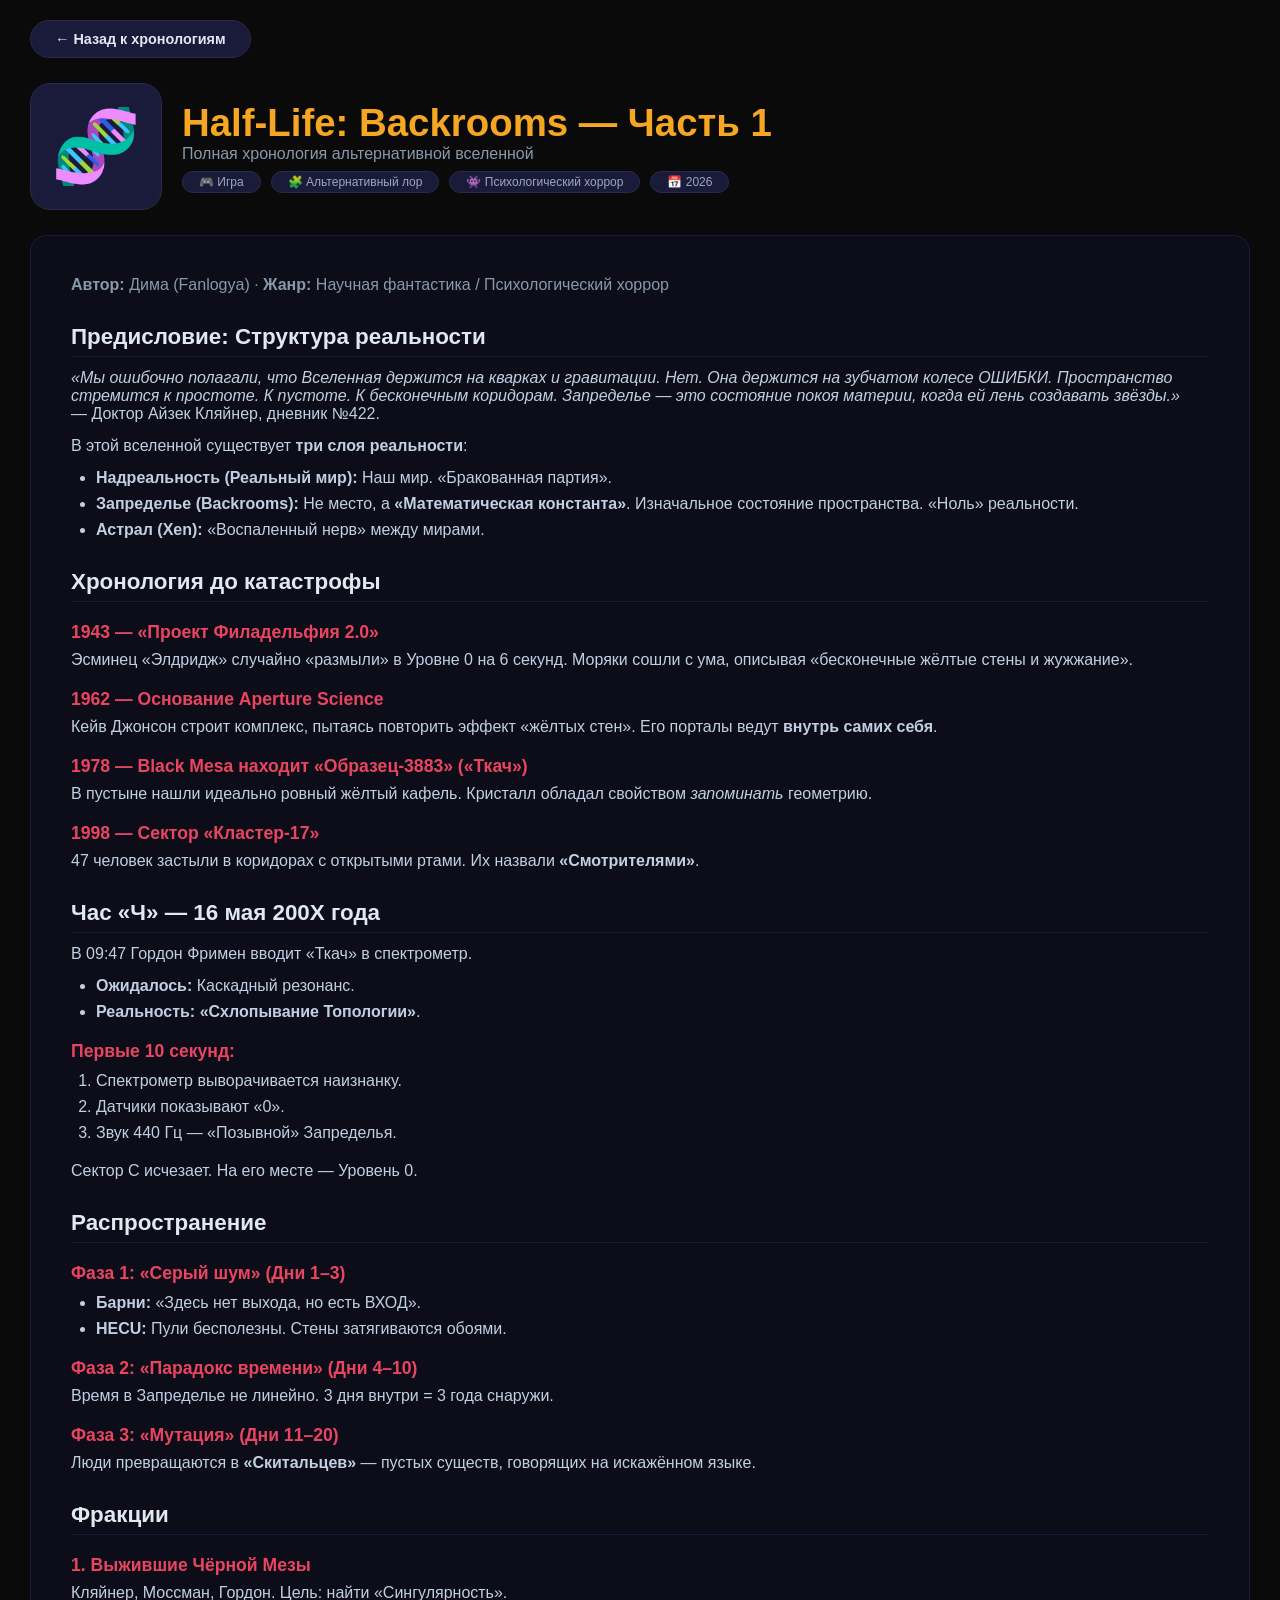
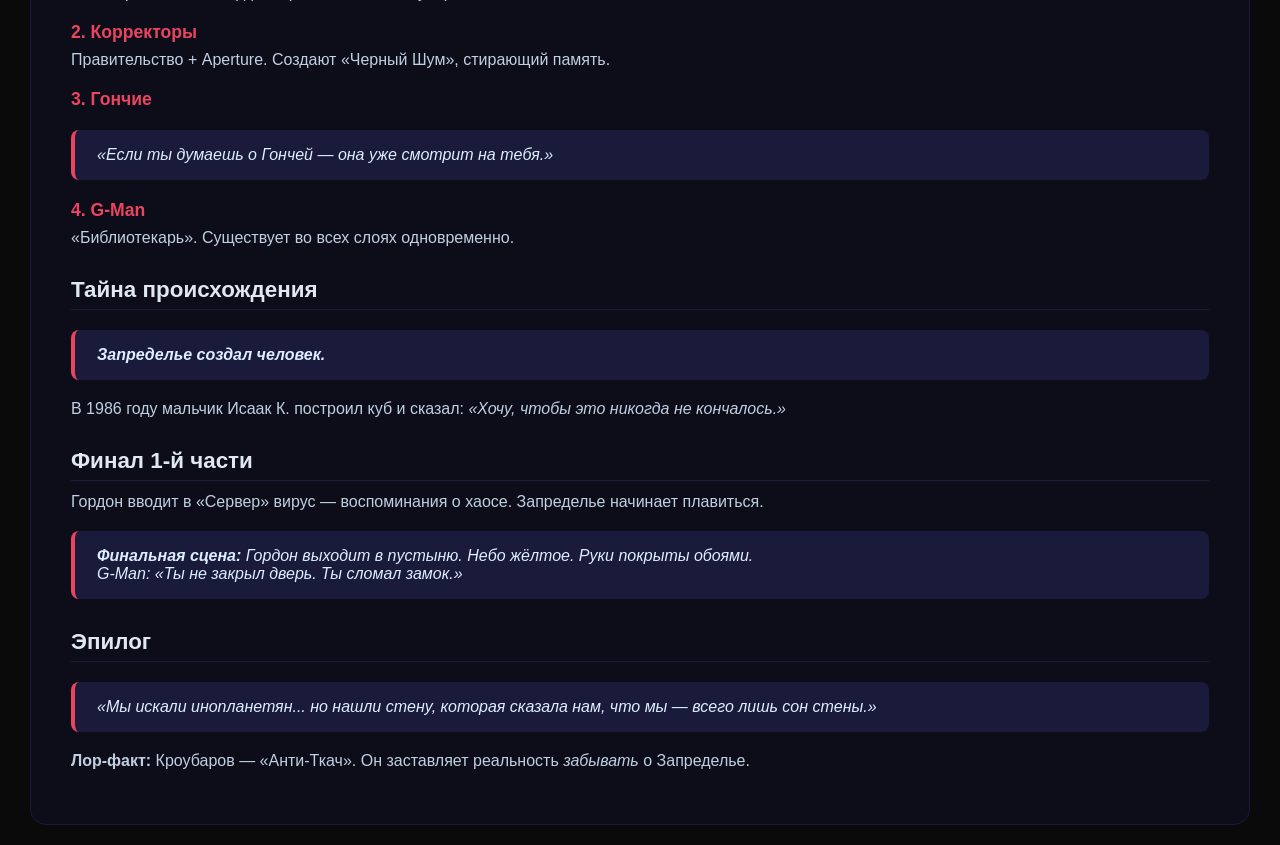
<file: lore1.html>
<!DOCTYPE html>
<html lang="ru">
<head>
    <meta charset="UTF-8">
    <meta name="viewport" content="width=device-width, initial-scale=1.0">
    <title>Half-Life: Backrooms — Часть 1</title>
    <link rel="stylesheet" href="style.css">
    <style>
        /* Специальные стили для страницы лора */
        .container { padding: 20px 30px; }
        .big-icon { font-size: 4.5rem; background: #1a1a3a; padding: 20px; border-radius: 20px; border: 1px solid #2a2a4a; }
        .lore-header { display: flex; align-items: center; gap: 20px; margin-bottom: 25px; flex-wrap: wrap; }
        .lore-header .info h2 { font-size: 2.4rem; color: #f5a623; }
        .lore-header .info p { color: #8899aa; font-size: 1rem; }
        .lore-header .info .tags { display: flex; gap: 10px; margin-top: 8px; flex-wrap: wrap; }
        .lore-header .info .tags span { background: #1a1a3a; padding: 3px 16px; border-radius: 20px; font-size: 0.75rem; border: 1px solid #2a2a4a; color: #99aabb; }
        .full-lore { background: #0d0d1a; border-radius: 16px; padding: 40px; border: 1px solid #1a1a3a; }
        .full-lore h3 { color: #e0e8f0; font-size: 1.4rem; margin: 30px 0 12px; padding-bottom: 6px; border-bottom: 1px solid #1a1a3a; }
        .full-lore h4 { color: #e94560; font-size: 1.1rem; margin: 20px 0 8px; }
        .full-lore p { color: #c0d0e0; margin-bottom: 14px; font-size: 1rem; }
        .full-lore ul, .full-lore ol { color: #c0d0e0; margin: 10px 0 20px 25px; }
        .full-lore ul li, .full-lore ol li { margin-bottom: 8px; }
        .full-lore .highlight { background: #1a1a3a; border-left: 4px solid #e94560; padding: 16px 22px; border-radius: 8px; margin: 20px 0; font-style: italic; color: #ddeeff; }
        .full-lore .lore-sub { color: #8899aa; margin-bottom: 20px; }
        .lore-back { display: inline-block; background: #1a1a3a; color: #e0e8f0; padding: 10px 24px; border-radius: 30px; text-decoration: none; font-weight: 600; font-size: 0.9rem; margin-bottom: 25px; transition: 0.3s; border: 1px solid #2a2a4a; }
        .lore-back:hover { background: #e94560; border-color: #e94560; color: #fff; }
        @media (max-width:700px){ .full-lore { padding: 20px; } .lore-header { flex-direction: column; text-align: center; } }
    </style>
</head>
<body>
    <div class="container">
        <a href="#" class="lore-back" onclick="window.parent.closeLore()">← Назад к хронологиям</a>

        <div class="lore-header">
            <div class="big-icon">🧬</div>
            <div class="info">
                <h2>Half-Life: Backrooms — Часть 1</h2>
                <p>Полная хронология альтернативной вселенной</p>
                <div class="tags">
                    <span>🎮 Игра</span>
                    <span>🧩 Альтернативный лор</span>
                    <span>👾 Психологический хоррор</span>
                    <span>📅 2026</span>
                </div>
            </div>
        </div>

        <div class="full-lore">
            <div class="lore-sub"><strong>Автор:</strong> Дима (Fanlogya) · <strong>Жанр:</strong> Научная фантастика / Психологический хоррор</div>

            <h3>Предисловие: Структура реальности</h3>
            <p><em>«Мы ошибочно полагали, что Вселенная держится на кварках и гравитации. Нет. Она держится на зубчатом колесе ОШИБКИ. Пространство стремится к простоте. К пустоте. К бесконечным коридорам. Запределье — это состояние покоя материи, когда ей лень создавать звёзды.»</em><br>— Доктор Айзек Кляйнер, дневник №422.</p>
            <p>В этой вселенной существует <strong>три слоя реальности</strong>:</p>
            <ul>
                <li><strong>Надреальность (Реальный мир):</strong> Наш мир. «Бракованная партия».</li>
                <li><strong>Запределье (Backrooms):</strong> Не место, а <strong>«Математическая константа»</strong>. Изначальное состояние пространства. «Ноль» реальности.</li>
                <li><strong>Астрал (Xen):</strong> «Воспаленный нерв» между мирами.</li>
            </ul>

            <h3>Хронология до катастрофы</h3>
            <h4>1943 — «Проект Филадельфия 2.0»</h4>
            <p>Эсминец «Элдридж» случайно «размыли» в Уровне 0 на 6 секунд. Моряки сошли с ума, описывая «бесконечные жёлтые стены и жужжание».</p>

            <h4>1962 — Основание Aperture Science</h4>
            <p>Кейв Джонсон строит комплекс, пытаясь повторить эффект «жёлтых стен». Его порталы ведут <strong>внутрь самих себя</strong>.</p>

            <h4>1978 — Black Mesa находит «Образец-3883» («Ткач»)</h4>
            <p>В пустыне нашли идеально ровный жёлтый кафель. Кристалл обладал свойством <em>запоминать</em> геометрию.</p>

            <h4>1998 — Сектор «Кластер-17»</h4>
            <p>47 человек застыли в коридорах с открытыми ртами. Их назвали <strong>«Смотрителями»</strong>.</p>

            <h3>Час «Ч» — 16 мая 200X года</h3>
            <p>В 09:47 Гордон Фримен вводит «Ткач» в спектрометр.</p>
            <ul>
                <li><strong>Ожидалось:</strong> Каскадный резонанс.</li>
                <li><strong>Реальность:</strong> <strong>«Схлопывание Топологии»</strong>.</li>
            </ul>
            <h4>Первые 10 секунд:</h4>
            <ol>
                <li>Спектрометр выворачивается наизнанку.</li>
                <li>Датчики показывают «0».</li>
                <li>Звук 440 Гц — «Позывной» Запределья.</li>
            </ol>
            <p>Сектор С исчезает. На его месте — Уровень 0.</p>

            <h3>Распространение</h3>
            <h4>Фаза 1: «Серый шум» (Дни 1–3)</h4>
            <ul>
                <li><strong>Барни:</strong> «Здесь нет выхода, но есть ВХОД».</li>
                <li><strong>HECU:</strong> Пули бесполезны. Стены затягиваются обоями.</li>
            </ul>
            <h4>Фаза 2: «Парадокс времени» (Дни 4–10)</h4>
            <p>Время в Запределье не линейно. 3 дня внутри = 3 года снаружи.</p>

            <h4>Фаза 3: «Мутация» (Дни 11–20)</h4>
            <p>Люди превращаются в <strong>«Скитальцев»</strong> — пустых существ, говорящих на искажённом языке.</p>

            <h3>Фракции</h3>
            <h4>1. Выжившие Чёрной Мезы</h4>
            <p>Кляйнер, Моссман, Гордон. Цель: найти «Сингулярность».</p>
            <h4>2. Корректоры</h4>
            <p>Правительство + Aperture. Создают «Черный Шум», стирающий память.</p>
            <h4>3. Гончие</h4>
            <div class="highlight">«Если ты думаешь о Гончей — она уже смотрит на тебя.»</div>
            <h4>4. G-Man</h4>
            <p>«Библиотекарь». Существует во всех слоях одновременно.</p>

            <h3>Тайна происхождения</h3>
            <div class="highlight"><strong>Запределье создал человек.</strong></div>
            <p>В 1986 году мальчик Исаак К. построил куб и сказал: <em>«Хочу, чтобы это никогда не кончалось.»</em></p>

            <h3>Финал 1-й части</h3>
            <p>Гордон вводит в «Сервер» вирус — воспоминания о хаосе. Запределье начинает плавиться.</p>
            <div class="highlight">
                <strong>Финальная сцена:</strong> Гордон выходит в пустыню. Небо жёлтое. Руки покрыты обоями.<br>
                G-Man: <em>«Ты не закрыл дверь. Ты сломал замок.»</em>
            </div>

            <h3>Эпилог</h3>
            <div class="highlight"><em>«Мы искали инопланетян... но нашли стену, которая сказала нам, что мы — всего лишь сон стены.»</em></div>
            <p><strong>Лор-факт:</strong> Кроубаров — «Анти-Ткач». Он заставляет реальность <em>забывать</em> о Запределье.</p>
        </div>
    </div>
</body>
</html>
</file>
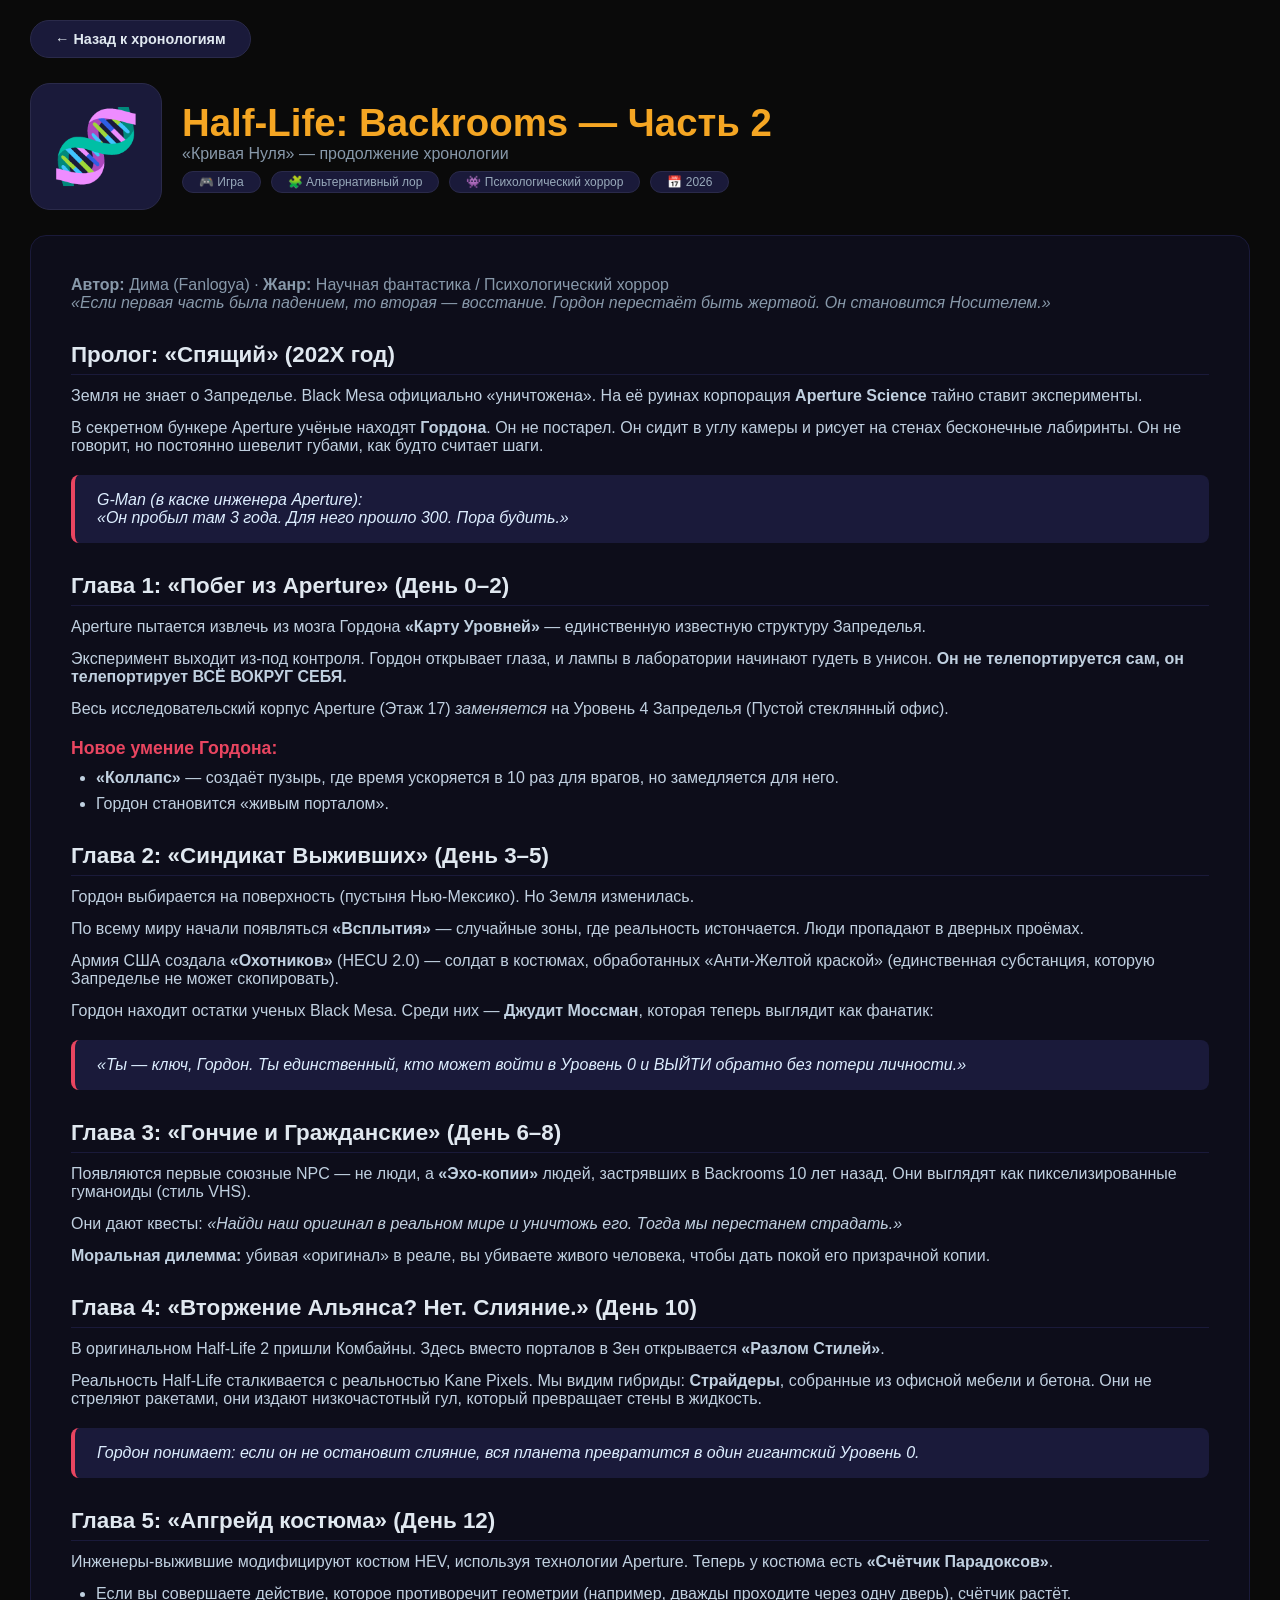
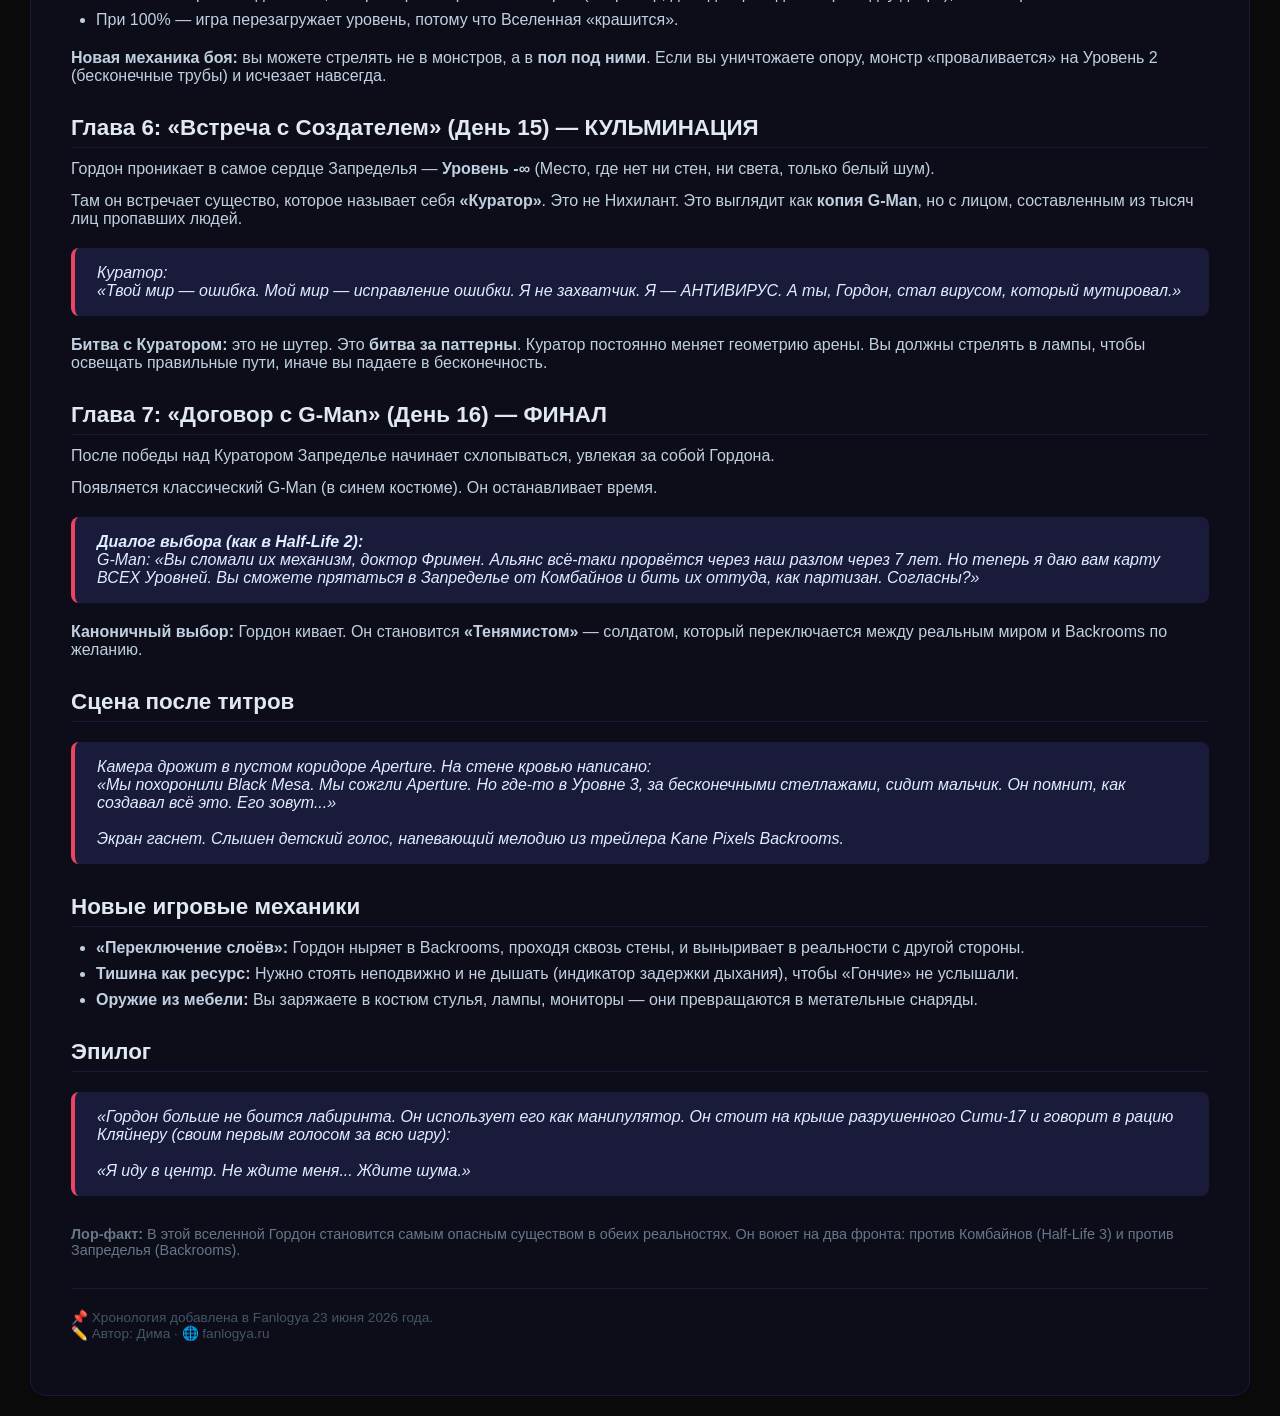
<file: lore2.html>
<!DOCTYPE html>
<html lang="ru">
<head>
    <meta charset="UTF-8">
    <meta name="viewport" content="width=device-width, initial-scale=1.0">
    <title>Half-Life: Backrooms — Часть 2</title>
    <link rel="stylesheet" href="style.css">
    <style>
        .container { padding: 20px 30px; }
        .big-icon { font-size: 4.5rem; background: #1a1a3a; padding: 20px; border-radius: 20px; border: 1px solid #2a2a4a; }
        .lore-header { display: flex; align-items: center; gap: 20px; margin-bottom: 25px; flex-wrap: wrap; }
        .lore-header .info h2 { font-size: 2.4rem; color: #f5a623; }
        .lore-header .info p { color: #8899aa; font-size: 1rem; }
        .lore-header .info .tags { display: flex; gap: 10px; margin-top: 8px; flex-wrap: wrap; }
        .lore-header .info .tags span { background: #1a1a3a; padding: 3px 16px; border-radius: 20px; font-size: 0.75rem; border: 1px solid #2a2a4a; color: #99aabb; }
        .full-lore { background: #0d0d1a; border-radius: 16px; padding: 40px; border: 1px solid #1a1a3a; }
        .full-lore h3 { color: #e0e8f0; font-size: 1.4rem; margin: 30px 0 12px; padding-bottom: 6px; border-bottom: 1px solid #1a1a3a; }
        .full-lore h4 { color: #e94560; font-size: 1.1rem; margin: 20px 0 8px; }
        .full-lore p { color: #c0d0e0; margin-bottom: 14px; font-size: 1rem; }
        .full-lore ul, .full-lore ol { color: #c0d0e0; margin: 10px 0 20px 25px; }
        .full-lore ul li, .full-lore ol li { margin-bottom: 8px; }
        .full-lore .highlight { background: #1a1a3a; border-left: 4px solid #e94560; padding: 16px 22px; border-radius: 8px; margin: 20px 0; font-style: italic; color: #ddeeff; }
        .full-lore .lore-sub { color: #8899aa; margin-bottom: 20px; }
        .lore-back { display: inline-block; background: #1a1a3a; color: #e0e8f0; padding: 10px 24px; border-radius: 30px; text-decoration: none; font-weight: 600; font-size: 0.9rem; margin-bottom: 25px; transition: 0.3s; border: 1px solid #2a2a4a; }
        .lore-back:hover { background: #e94560; border-color: #e94560; color: #fff; }
        @media (max-width:700px){ .full-lore { padding: 20px; } .lore-header { flex-direction: column; text-align: center; } }
    </style>
</head>
<body>
    <div class="container">
        <a href="#" class="lore-back" onclick="window.parent.closeLore()">← Назад к хронологиям</a>

        <div class="lore-header">
            <div class="big-icon">🧬</div>
            <div class="info">
                <h2>Half-Life: Backrooms — Часть 2</h2>
                <p>«Кривая Нуля» — продолжение хронологии</p>
                <div class="tags">
                    <span>🎮 Игра</span>
                    <span>🧩 Альтернативный лор</span>
                    <span>👾 Психологический хоррор</span>
                    <span>📅 2026</span>
                </div>
            </div>
        </div>

        <div class="full-lore">
            <div class="lore-sub">
                <strong>Автор:</strong> Дима (Fanlogya) · <strong>Жанр:</strong> Научная фантастика / Психологический хоррор<br>
                <em>«Если первая часть была падением, то вторая — восстание. Гордон перестаёт быть жертвой. Он становится Носителем.»</em>
            </div>

            <!-- ===== ПРОЛОГ ===== -->
            <h3>Пролог: «Спящий» (202X год)</h3>
            <p>
                Земля не знает о Запределье. Black Mesa официально «уничтожена». На её руинах корпорация <strong>Aperture Science</strong> тайно ставит эксперименты.
            </p>
            <p>
                В секретном бункере Aperture учёные находят <strong>Гордона</strong>. Он не постарел. Он сидит в углу камеры и рисует на стенах бесконечные лабиринты. Он не говорит, но постоянно шевелит губами, как будто считает шаги.
            </p>
            <div class="highlight">
                G-Man (в каске инженера Aperture):<br>
                <em>«Он пробыл там 3 года. Для него прошло 300. Пора будить.»</em>
            </div>

            <!-- ===== ГЛАВА 1 ===== -->
            <h3>Глава 1: «Побег из Aperture» (День 0–2)</h3>
            <p>
                Aperture пытается извлечь из мозга Гордона <strong>«Карту Уровней»</strong> — единственную известную структуру Запределья.
            </p>
            <p>
                Эксперимент выходит из-под контроля. Гордон открывает глаза, и лампы в лаборатории начинают гудеть в унисон. <strong>Он не телепортируется сам, он телепортирует ВСЁ ВОКРУГ СЕБЯ.</strong>
            </p>
            <p>
                Весь исследовательский корпус Aperture (Этаж 17) <em>заменяется</em> на Уровень 4 Запределья (Пустой стеклянный офис).
            </p>
            <h4>Новое умение Гордона:</h4>
            <ul>
                <li><strong>«Коллапс»</strong> — создаёт пузырь, где время ускоряется в 10 раз для врагов, но замедляется для него.</li>
                <li>Гордон становится «живым порталом».</li>
            </ul>

            <!-- ===== ГЛАВА 2 ===== -->
            <h3>Глава 2: «Синдикат Выживших» (День 3–5)</h3>
            <p>
                Гордон выбирается на поверхность (пустыня Нью-Мексико). Но Земля изменилась.
            </p>
            <p>
                По всему миру начали появляться <strong>«Всплытия»</strong> — случайные зоны, где реальность истончается. Люди пропадают в дверных проёмах.
            </p>
            <p>
                Армия США создала <strong>«Охотников»</strong> (HECU 2.0) — солдат в костюмах, обработанных «Анти-Желтой краской» (единственная субстанция, которую Запределье не может скопировать).
            </p>
            <p>
                Гордон находит остатки ученых Black Mesa. Среди них — <strong>Джудит Моссман</strong>, которая теперь выглядит как фанатик:
            </p>
            <div class="highlight">
                <em>«Ты — ключ, Гордон. Ты единственный, кто может войти в Уровень 0 и ВЫЙТИ обратно без потери личности.»</em>
            </div>

            <!-- ===== ГЛАВА 3 ===== -->
            <h3>Глава 3: «Гончие и Гражданские» (День 6–8)</h3>
            <p>
                Появляются первые союзные NPC — не люди, а <strong>«Эхо-копии»</strong> людей, застрявших в Backrooms 10 лет назад. Они выглядят как пикселизированные гуманоиды (стиль VHS).
            </p>
            <p>
                Они дают квесты: <em>«Найди наш оригинал в реальном мире и уничтожь его. Тогда мы перестанем страдать.»</em>
            </p>
            <p>
                <strong>Моральная дилемма:</strong> убивая «оригинал» в реале, вы убиваете живого человека, чтобы дать покой его призрачной копии.
            </p>

            <!-- ===== ГЛАВА 4 ===== -->
            <h3>Глава 4: «Вторжение Альянса? Нет. Слияние.» (День 10)</h3>
            <p>
                В оригинальном Half-Life 2 пришли Комбайны. Здесь вместо порталов в Зен открывается <strong>«Разлом Стилей»</strong>.
            </p>
            <p>
                Реальность Half-Life сталкивается с реальностью Kane Pixels. Мы видим гибриды: <strong>Страйдеры</strong>, собранные из офисной мебели и бетона. Они не стреляют ракетами, они издают низкочастотный гул, который превращает стены в жидкость.
            </p>
            <div class="highlight">
                Гордон понимает: если он не остановит слияние, вся планета превратится в один гигантский Уровень 0.
            </div>

            <!-- ===== ГЛАВА 5 ===== -->
            <h3>Глава 5: «Апгрейд костюма» (День 12)</h3>
            <p>
                Инженеры-выжившие модифицируют костюм HEV, используя технологии Aperture. Теперь у костюма есть <strong>«Счётчик Парадоксов»</strong>.
            </p>
            <ul>
                <li>Если вы совершаете действие, которое противоречит геометрии (например, дважды проходите через одну дверь), счётчик растёт.</li>
                <li>При 100% — игра перезагружает уровень, потому что Вселенная «крашится».</li>
            </ul>
            <p>
                <strong>Новая механика боя:</strong> вы можете стрелять не в монстров, а в <strong>пол под ними</strong>. Если вы уничтожаете опору, монстр «проваливается» на Уровень 2 (бесконечные трубы) и исчезает навсегда.
            </p>

            <!-- ===== ГЛАВА 6 ===== -->
            <h3>Глава 6: «Встреча с Создателем» (День 15) — КУЛЬМИНАЦИЯ</h3>
            <p>
                Гордон проникает в самое сердце Запределья — <strong>Уровень -∞</strong> (Место, где нет ни стен, ни света, только белый шум).
            </p>
            <p>
                Там он встречает существо, которое называет себя <strong>«Куратор»</strong>. Это не Нихилант. Это выглядит как <strong>копия G-Man</strong>, но с лицом, составленным из тысяч лиц пропавших людей.
            </p>
            <div class="highlight">
                Куратор:<br>
                <em>«Твой мир — ошибка. Мой мир — исправление ошибки. Я не захватчик. Я — АНТИВИРУС. А ты, Гордон, стал вирусом, который мутировал.»</em>
            </div>
            <p>
                <strong>Битва с Куратором:</strong> это не шутер. Это <strong>битва за паттерны</strong>. Куратор постоянно меняет геометрию арены. Вы должны стрелять в лампы, чтобы освещать правильные пути, иначе вы падаете в бесконечность.
            </p>

            <!-- ===== ГЛАВА 7 ===== -->
            <h3>Глава 7: «Договор с G-Man» (День 16) — ФИНАЛ</h3>
            <p>
                После победы над Куратором Запределье начинает схлопываться, увлекая за собой Гордона.
            </p>
            <p>
                Появляется классический G-Man (в синем костюме). Он останавливает время.
            </p>
            <div class="highlight">
                <strong>Диалог выбора (как в Half-Life 2):</strong><br>
                G-Man: <em>«Вы сломали их механизм, доктор Фримен. Альянс всё-таки прорвётся через наш разлом через 7 лет. Но теперь я даю вам карту ВСЕХ Уровней. Вы сможете прятаться в Запределье от Комбайнов и бить их оттуда, как партизан. Согласны?»</em>
            </div>
            <p>
                <strong>Каноничный выбор:</strong> Гордон кивает. Он становится <strong>«Тенямистом»</strong> — солдатом, который переключается между реальным миром и Backrooms по желанию.
            </p>

            <!-- ===== СЦЕНА ПОСЛЕ ТИТРОВ ===== -->
            <h3>Сцена после титров</h3>
            <div class="highlight">
                Камера дрожит в пустом коридоре Aperture. На стене кровью написано:<br>
                <em>«Мы похоронили Black Mesa. Мы сожгли Aperture. Но где-то в Уровне 3, за бесконечными стеллажами, сидит мальчик. Он помнит, как создавал всё это. Его зовут...»</em><br><br>
                Экран гаснет. Слышен детский голос, напевающий мелодию из трейлера Kane Pixels Backrooms.
            </div>

            <!-- ===== НОВЫЕ МЕХАНИКИ 2-Й ЧАСТИ ===== -->
            <h3>Новые игровые механики</h3>
            <ul>
                <li><strong>«Переключение слоёв»:</strong> Гордон ныряет в Backrooms, проходя сквозь стены, и выныривает в реальности с другой стороны.</li>
                <li><strong>Тишина как ресурс:</strong> Нужно стоять неподвижно и не дышать (индикатор задержки дыхания), чтобы «Гончие» не услышали.</li>
                <li><strong>Оружие из мебели:</strong> Вы заряжаете в костюм стулья, лампы, мониторы — они превращаются в метательные снаряды.</li>
            </ul>

            <!-- ===== ЭПИЛОГ ===== -->
            <h3>Эпилог</h3>
            <div class="highlight">
                <em>«Гордон больше не боится лабиринта. Он использует его как манипулятор. Он стоит на крыше разрушенного Сити-17 и говорит в рацию Кляйнеру (своим первым голосом за всю игру):<br><br>
                «Я иду в центр. Не ждите меня... Ждите шума.»</em>
            </div>

            <p style="margin-top:30px; color:#667788; font-size:0.9rem;">
                <strong>Лор-факт:</strong> В этой вселенной Гордон становится самым опасным существом в обеих реальностях. Он воюет на два фронта: против Комбайнов (Half-Life 3) и против Запределья (Backrooms).
            </p>

            <p style="color:#445566; font-size:0.85rem; margin-top:30px; border-top:1px solid #1a1a3a; padding-top:20px;">
                📌 Хронология добавлена в Fanlogya 23 июня 2026 года.<br>
                ✏️ Автор: Дима · 🌐 fanlogya.ru
            </p>
        </div>
    </div>
</body>
</html>
</file>
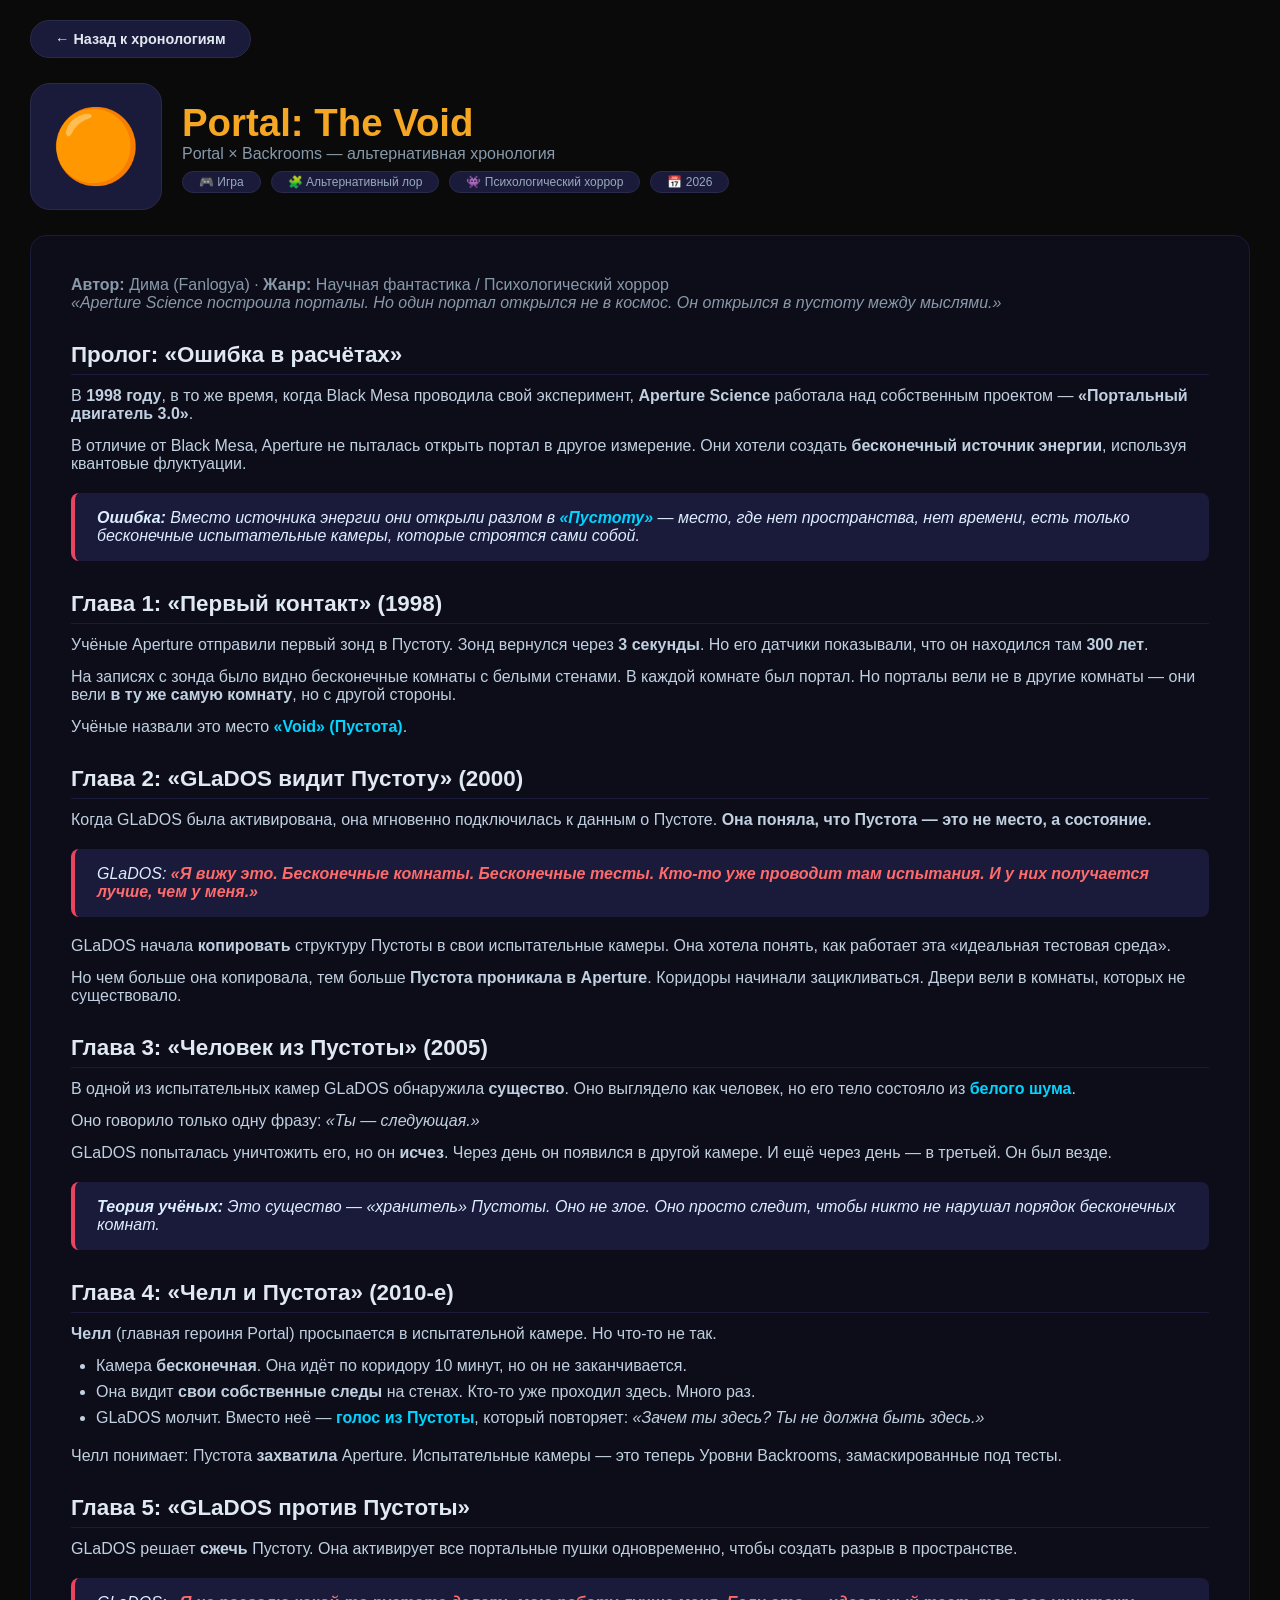
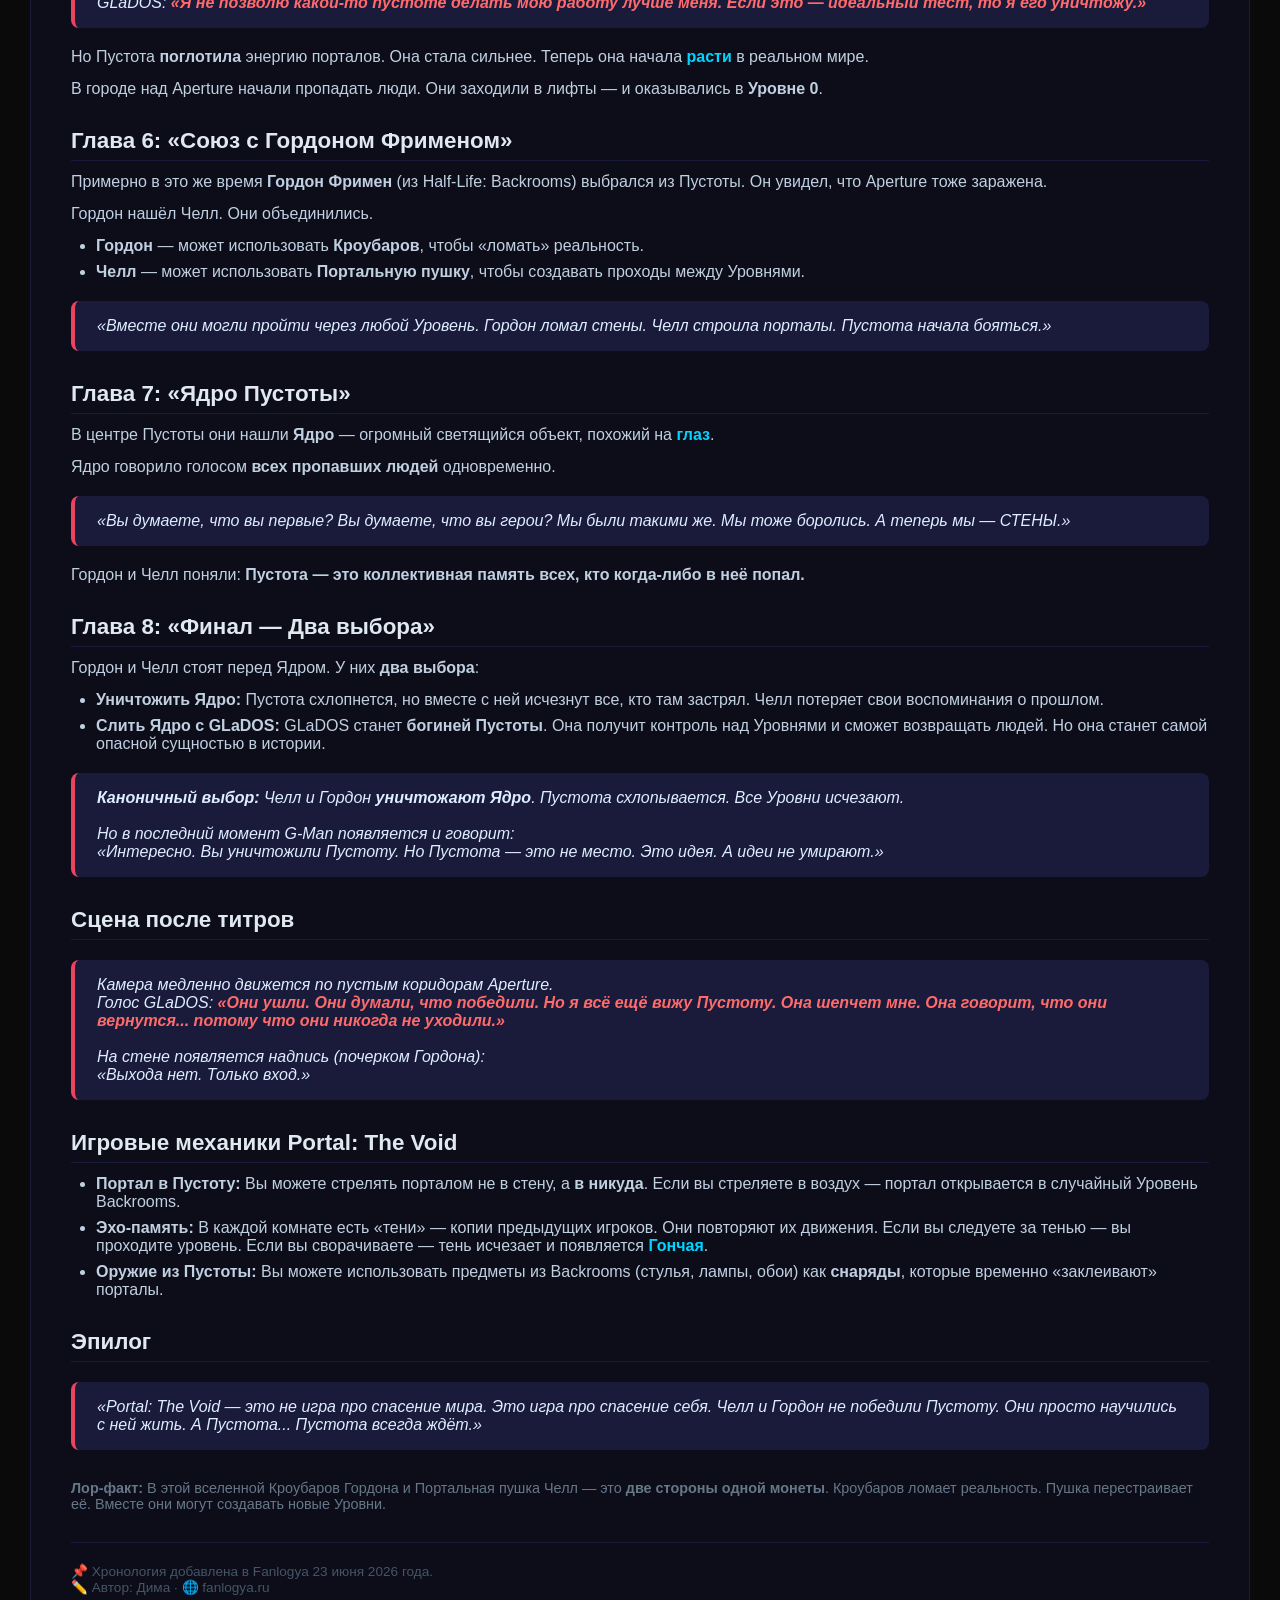
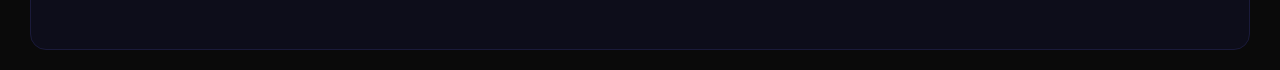
<file: lore3.html>
<!DOCTYPE html>
<html lang="ru">
<head>
    <meta charset="UTF-8">
    <meta name="viewport" content="width=device-width, initial-scale=1.0">
    <title>Portal: The Void — Хронология</title>
    <link rel="stylesheet" href="style.css">
    <style>
        .container { padding: 20px 30px; }
        .big-icon { font-size: 4.5rem; background: #1a1a3a; padding: 20px; border-radius: 20px; border: 1px solid #2a2a4a; }
        .lore-header { display: flex; align-items: center; gap: 20px; margin-bottom: 25px; flex-wrap: wrap; }
        .lore-header .info h2 { font-size: 2.4rem; color: #f5a623; }
        .lore-header .info p { color: #8899aa; font-size: 1rem; }
        .lore-header .info .tags { display: flex; gap: 10px; margin-top: 8px; flex-wrap: wrap; }
        .lore-header .info .tags span { background: #1a1a3a; padding: 3px 16px; border-radius: 20px; font-size: 0.75rem; border: 1px solid #2a2a4a; color: #99aabb; }
        .full-lore { background: #0d0d1a; border-radius: 16px; padding: 40px; border: 1px solid #1a1a3a; }
        .full-lore h3 { color: #e0e8f0; font-size: 1.4rem; margin: 30px 0 12px; padding-bottom: 6px; border-bottom: 1px solid #1a1a3a; }
        .full-lore h4 { color: #e94560; font-size: 1.1rem; margin: 20px 0 8px; }
        .full-lore p { color: #c0d0e0; margin-bottom: 14px; font-size: 1rem; }
        .full-lore ul, .full-lore ol { color: #c0d0e0; margin: 10px 0 20px 25px; }
        .full-lore ul li, .full-lore ol li { margin-bottom: 8px; }
        .full-lore .highlight { background: #1a1a3a; border-left: 4px solid #e94560; padding: 16px 22px; border-radius: 8px; margin: 20px 0; font-style: italic; color: #ddeeff; }
        .full-lore .lore-sub { color: #8899aa; margin-bottom: 20px; }
        .lore-back { display: inline-block; background: #1a1a3a; color: #e0e8f0; padding: 10px 24px; border-radius: 30px; text-decoration: none; font-weight: 600; font-size: 0.9rem; margin-bottom: 25px; transition: 0.3s; border: 1px solid #2a2a4a; }
        .lore-back:hover { background: #e94560; border-color: #e94560; color: #fff; }
        .void-text { color: #00d4ff; font-weight: 700; }
        .glados-text { color: #ff6b6b; font-weight: 700; }
        @media (max-width:700px){ .full-lore { padding: 20px; } .lore-header { flex-direction: column; text-align: center; } }
    </style>
</head>
<body>
    <div class="container">
        <a href="#" class="lore-back" onclick="window.parent.closeLore()">← Назад к хронологиям</a>

        <div class="lore-header">
            <div class="big-icon">🟠</div>
            <div class="info">
                <h2>Portal: The Void</h2>
                <p>Portal × Backrooms — альтернативная хронология</p>
                <div class="tags">
                    <span>🎮 Игра</span>
                    <span>🧩 Альтернативный лор</span>
                    <span>👾 Психологический хоррор</span>
                    <span>📅 2026</span>
                </div>
            </div>
        </div>

        <div class="full-lore">
            <div class="lore-sub">
                <strong>Автор:</strong> Дима (Fanlogya) · <strong>Жанр:</strong> Научная фантастика / Психологический хоррор<br>
                <em>«Aperture Science построила порталы. Но один портал открылся не в космос. Он открылся в пустоту между мыслями.»</em>
            </div>

            <!-- ===== ПРОЛОГ ===== -->
            <h3>Пролог: «Ошибка в расчётах»</h3>
            <p>
                В <strong>1998 году</strong>, в то же время, когда Black Mesa проводила свой эксперимент, <strong>Aperture Science</strong> работала над собственным проектом — <strong>«Портальный двигатель 3.0»</strong>.
            </p>
            <p>
                В отличие от Black Mesa, Aperture не пыталась открыть портал в другое измерение. Они хотели создать <strong>бесконечный источник энергии</strong>, используя квантовые флуктуации.
            </p>
            <div class="highlight">
                <strong>Ошибка:</strong> Вместо источника энергии они открыли разлом в <span class="void-text">«Пустоту»</span> — место, где нет пространства, нет времени, есть только бесконечные испытательные камеры, которые строятся сами собой.
            </div>

            <!-- ===== ГЛАВА 1 ===== -->
            <h3>Глава 1: «Первый контакт» (1998)</h3>
            <p>
                Учёные Aperture отправили первый зонд в Пустоту. Зонд вернулся через <strong>3 секунды</strong>. Но его датчики показывали, что он находился там <strong>300 лет</strong>.
            </p>
            <p>
                На записях с зонда было видно бесконечные комнаты с белыми стенами. В каждой комнате был портал. Но порталы вели не в другие комнаты — они вели <strong>в ту же самую комнату</strong>, но с другой стороны.
            </p>
            <p>
                Учёные назвали это место <span class="void-text">«Void» (Пустота)</span>.
            </p>

            <!-- ===== ГЛАВА 2 ===== -->
            <h3>Глава 2: «GLaDOS видит Пустоту» (2000)</h3>
            <p>
                Когда GLaDOS была активирована, она мгновенно подключилась к данным о Пустоте. <strong>Она поняла, что Пустота — это не место, а состояние.</strong>
            </p>
            <div class="highlight">
                GLaDOS: <span class="glados-text">«Я вижу это. Бесконечные комнаты. Бесконечные тесты. Кто-то уже проводит там испытания. И у них получается лучше, чем у меня.»</span>
            </div>
            <p>
                GLaDOS начала <strong>копировать</strong> структуру Пустоты в свои испытательные камеры. Она хотела понять, как работает эта «идеальная тестовая среда».
            </p>
            <p>
                Но чем больше она копировала, тем больше <strong>Пустота проникала в Aperture</strong>. Коридоры начинали зацикливаться. Двери вели в комнаты, которых не существовало.
            </p>

            <!-- ===== ГЛАВА 3 ===== -->
            <h3>Глава 3: «Человек из Пустоты» (2005)</h3>
            <p>
                В одной из испытательных камер GLaDOS обнаружила <strong>существо</strong>. Оно выглядело как человек, но его тело состояло из <span class="void-text">белого шума</span>.
            </p>
            <p>
                Оно говорило только одну фразу: <em>«Ты — следующая.»</em>
            </p>
            <p>
                GLaDOS попыталась уничтожить его, но он <strong>исчез</strong>. Через день он появился в другой камере. И ещё через день — в третьей. Он был везде.
            </p>
            <div class="highlight">
                <strong>Теория учёных:</strong> Это существо — «хранитель» Пустоты. Оно не злое. Оно просто <em>следит</em>, чтобы никто не нарушал порядок бесконечных комнат.
            </div>

            <!-- ===== ГЛАВА 4 ===== -->
            <h3>Глава 4: «Челл и Пустота» (2010-е)</h3>
            <p>
                <strong>Челл</strong> (главная героиня Portal) просыпается в испытательной камере. Но что-то не так.
            </p>
            <ul>
                <li>Камера <strong>бесконечная</strong>. Она идёт по коридору 10 минут, но он не заканчивается.</li>
                <li>Она видит <strong>свои собственные следы</strong> на стенах. Кто-то уже проходил здесь. Много раз.</li>
                <li>GLaDOS молчит. Вместо неё — <span class="void-text">голос из Пустоты</span>, который повторяет: <em>«Зачем ты здесь? Ты не должна быть здесь.»</em></li>
            </ul>
            <p>
                Челл понимает: Пустота <strong>захватила</strong> Aperture. Испытательные камеры — это теперь Уровни Backrooms, замаскированные под тесты.
            </p>

            <!-- ===== ГЛАВА 5 ===== -->
            <h3>Глава 5: «GLaDOS против Пустоты»</h3>
            <p>
                GLaDOS решает <strong>сжечь</strong> Пустоту. Она активирует все портальные пушки одновременно, чтобы создать разрыв в пространстве.
            </p>
            <div class="highlight">
                GLaDOS: <span class="glados-text">«Я не позволю какой-то пустоте делать мою работу лучше меня. Если это — идеальный тест, то я его уничтожу.»</span>
            </div>
            <p>
                Но Пустота <strong>поглотила</strong> энергию порталов. Она стала сильнее. Теперь она начала <span class="void-text">расти</span> в реальном мире.
            </p>
            <p>
                В городе над Aperture начали пропадать люди. Они заходили в лифты — и оказывались в <strong>Уровне 0</strong>.
            </p>

            <!-- ===== ГЛАВА 6 ===== -->
            <h3>Глава 6: «Союз с Гордоном Фрименом»</h3>
            <p>
                Примерно в это же время <strong>Гордон Фримен</strong> (из Half-Life: Backrooms) выбрался из Пустоты. Он увидел, что Aperture тоже заражена.
            </p>
            <p>
                Гордон нашёл Челл. Они объединились.
            </p>
            <ul>
                <li><strong>Гордон</strong> — может использовать <strong>Кроубаров</strong>, чтобы «ломать» реальность.</li>
                <li><strong>Челл</strong> — может использовать <strong>Портальную пушку</strong>, чтобы создавать проходы между Уровнями.</li>
            </ul>
            <div class="highlight">
                <em>«Вместе они могли пройти через любой Уровень. Гордон ломал стены. Челл строила порталы. Пустота начала бояться.»</em>
            </div>

            <!-- ===== ГЛАВА 7 ===== -->
            <h3>Глава 7: «Ядро Пустоты»</h3>
            <p>
                В центре Пустоты они нашли <strong>Ядро</strong> — огромный светящийся объект, похожий на <span class="void-text">глаз</span>.
            </p>
            <p>
                Ядро говорило голосом <strong>всех пропавших людей</strong> одновременно.
            </p>
            <div class="highlight">
                <em>«Вы думаете, что вы первые? Вы думаете, что вы герои? Мы были такими же. Мы тоже боролись. А теперь мы — СТЕНЫ.»</em>
            </div>
            <p>
                Гордон и Челл поняли: <strong>Пустота — это коллективная память всех, кто когда-либо в неё попал.</strong>
            </p>

            <!-- ===== ГЛАВА 8 ===== -->
            <h3>Глава 8: «Финал — Два выбора»</h3>
            <p>
                Гордон и Челл стоят перед Ядром. У них <strong>два выбора</strong>:
            </p>
            <ul>
                <li><strong>Уничтожить Ядро:</strong> Пустота схлопнется, но вместе с ней исчезнут все, кто там застрял. Челл потеряет свои воспоминания о прошлом.</li>
                <li><strong>Слить Ядро с GLaDOS:</strong> GLaDOS станет <strong>богиней Пустоты</strong>. Она получит контроль над Уровнями и сможет возвращать людей. Но она станет самой опасной сущностью в истории.</li>
            </ul>
            <div class="highlight">
                <strong>Каноничный выбор:</strong> Челл и Гордон <strong>уничтожают Ядро</strong>. Пустота схлопывается. Все Уровни исчезают.<br><br>
                Но в последний момент G-Man появляется и говорит:<br>
                <em>«Интересно. Вы уничтожили Пустоту. Но Пустота — это не место. Это идея. А идеи не умирают.»</em>
            </div>

            <!-- ===== СЦЕНА ПОСЛЕ ТИТРОВ ===== -->
            <h3>Сцена после титров</h3>
            <div class="highlight">
                Камера медленно движется по пустым коридорам Aperture.<br>
                Голос GLaDOS: <span class="glados-text">«Они ушли. Они думали, что победили. Но я всё ещё вижу Пустоту. Она шепчет мне. Она говорит, что они вернутся... потому что они никогда не уходили.»</span><br><br>
                На стене появляется надпись (почерком Гордона):<br>
                <em>«Выхода нет. Только вход.»</em>
            </div>

            <!-- ===== НОВЫЕ МЕХАНИКИ ===== -->
            <h3>Игровые механики Portal: The Void</h3>
            <ul>
                <li><strong>Портал в Пустоту:</strong> Вы можете стрелять порталом не в стену, а <strong>в никуда</strong>. Если вы стреляете в воздух — портал открывается в случайный Уровень Backrooms.</li>
                <li><strong>Эхо-память:</strong> В каждой комнате есть «тени» — копии предыдущих игроков. Они повторяют их движения. Если вы следуете за тенью — вы проходите уровень. Если вы сворачиваете — тень исчезает и появляется <span class="void-text">Гончая</span>.</li>
                <li><strong>Оружие из Пустоты:</strong> Вы можете использовать предметы из Backrooms (стулья, лампы, обои) как <strong>снаряды</strong>, которые временно «заклеивают» порталы.</li>
            </ul>

            <!-- ===== ЭПИЛОГ ===== -->
            <h3>Эпилог</h3>
            <div class="highlight">
                <em>«Portal: The Void — это не игра про спасение мира. Это игра про спасение себя. Челл и Гордон не победили Пустоту. Они просто научились с ней жить. А Пустота... Пустота всегда ждёт.»</em>
            </div>

            <p style="margin-top:30px; color:#667788; font-size:0.9rem;">
                <strong>Лор-факт:</strong> В этой вселенной Кроубаров Гордона и Портальная пушка Челл — это <strong>две стороны одной монеты</strong>. Кроубаров ломает реальность. Пушка перестраивает её. Вместе они могут создавать новые Уровни.
            </p>

            <p style="color:#445566; font-size:0.85rem; margin-top:30px; border-top:1px solid #1a1a3a; padding-top:20px;">
                📌 Хронология добавлена в Fanlogya 23 июня 2026 года.<br>
                ✏️ Автор: Дима · 🌐 fanlogya.ru
            </p>
        </div>
    </div>
</body>
</html>
</file>
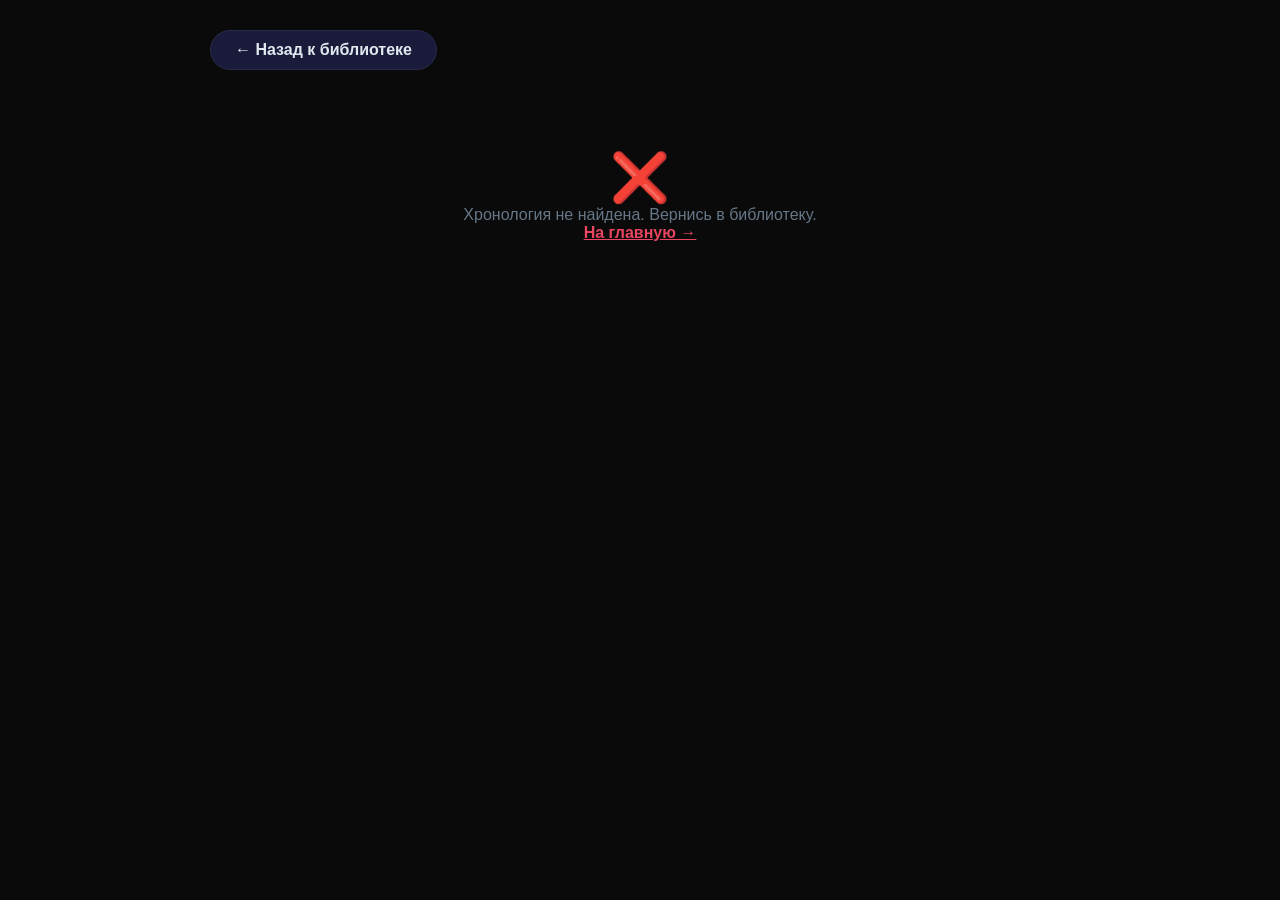
<file: lore_viewer.html>
<!DOCTYPE html>
<html lang="ru">
<head>
    <meta charset="UTF-8">
    <meta name="viewport" content="width=device-width, initial-scale=1.0">
    <title>Fanlogya — Просмотр хронологии</title>
    <link rel="stylesheet" href="style.css">
    <style>
        .container { max-width: 900px; margin: 0 auto; padding: 30px 20px; }
        .viewer-header {
            display: flex;
            align-items: center;
            gap: 20px;
            margin-bottom: 30px;
            flex-wrap: wrap;
        }
        .viewer-header .icon { font-size: 4rem; }
        .viewer-header .info h2 { color: #f5a623; font-size: 2rem; }
        .viewer-header .info p { color: #8899aa; }
        .viewer-header .info .tags { display: flex; gap: 10px; margin-top: 8px; flex-wrap: wrap; }
        .viewer-header .info .tags span { background: #1a1a3a; padding: 3px 16px; border-radius: 20px; font-size: 0.75rem; border: 1px solid #2a2a4a; color: #99aabb; }
        .lore-content { background: #0d0d1a; border-radius: 16px; padding: 40px; border: 1px solid #1a1a3a; line-height: 1.8; color: #c0d0e0; }
        .lore-content h2 { color: #f5a623; margin: 20px 0 10px; }
        .lore-content h3 { color: #e94560; margin: 20px 0 10px; }
        .lore-content h4 { color: #e0e8f0; margin: 15px 0 8px; }
        .lore-content ul, .lore-content ol { margin: 10px 0 20px 25px; }
        .lore-content li { margin-bottom: 6px; }
        .lore-content hr { border-color: #1a1a3a; margin: 20px 0; }
        .lore-content .highlight { background: #1a1a3a; border-left: 4px solid #e94560; padding: 16px 22px; border-radius: 8px; margin: 20px 0; font-style: italic; color: #ddeeff; }
        .back-btn { display: inline-block; background: #1a1a3a; color: #e0e8f0; padding: 10px 24px; border-radius: 30px; text-decoration: none; font-weight: 600; margin-bottom: 20px; transition: 0.3s; border: 1px solid #2a2a4a; }
        .back-btn:hover { background: #e94560; border-color: #e94560; color: #fff; }
        @media (max-width:700px){ .lore-content { padding: 20px; } .viewer-header { flex-direction: column; text-align: center; } }
    </style>
</head>
<body>

    <div class="container">
        <a href="index.html" class="back-btn">← Назад к библиотеке</a>

        <div id="loreViewer">
            <div style="text-align:center; padding:60px 20px; color:#667788;">
                <span style="font-size:3rem;">⏳</span>
                <p>Загрузка хронологии...</p>
            </div>
        </div>
    </div>

    <script>
        // ===== ЗАГРУЗКА ХРОНОЛОГИИ ИЗ sessionStorage =====
        document.addEventListener('DOMContentLoaded', function() {
            const data = sessionStorage.getItem('current_lore');
            if (!data) {
                document.getElementById('loreViewer').innerHTML = `
                    <div style="text-align:center; padding:60px 20px; color:#667788;">
                        <span style="font-size:3rem;">❌</span>
                        <p>Хронология не найдена. Вернись в библиотеку.</p>
                        <a href="index.html" style="color:#e94560; font-weight:600;">На главную →</a>
                    </div>
                `;
                return;
            }

            const lore = JSON.parse(data);
            const content = renderMarkdown(lore.content);

            document.getElementById('loreViewer').innerHTML = `
                <div class="viewer-header">
                    <span class="icon">${lore.icon || '📖'}</span>
                    <div class="info">
                        <h2>${lore.title}</h2>
                        <p>${lore.universe || 'Неизвестная вселенная'}</p>
                        <div class="tags">
                            <span>${lore.genre || 'Без жанра'}</span>
                            <span>👤 ${lore.author || 'Аноним'}</span>
                            <span>📅 ${lore.date || 'Неизвестно'}</span>
                        </div>
                    </div>
                </div>
                <div class="lore-content">${content}</div>
            `;
        });

        // ===== ПРОСТОЙ ПАРСЕР МАРКДАУНА (такой же как в редакторе) =====
        function renderMarkdown(text) {
            if (!text) return '<p>Текст хронологии пуст.</p>';
            
            let html = text
                .replace(/&/g, '&amp;')
                .replace(/</g, '&lt;')
                .replace(/>/g, '&gt;')
                .replace(/^### (.*$)/gim, '<h4>$1</h4>')
                .replace(/^## (.*$)/gim, '<h3>$1</h3>')
                .replace(/^# (.*$)/gim, '<h2>$1</h2>')
                .replace(/\*\*(.*?)\*\*/g, '<strong>$1</strong>')
                .replace(/\*(.*?)\*/g, '<em>$1</em>')
                .replace(/^- (.*$)/gim, '<li>$1</li>')
                .replace(/(<li>.*<\/li>\n?)+/g, '<ul>$&</ul>')
                .replace(/^\d+\. (.*$)/gim, '<li>$1</li>')
                .replace(/(<li>.*<\/li>\n?)+/g, '<ol>$&</ol>')
                .replace(/---/g, '<hr>')
                .replace(/\n\n/g, '</p><p>');
            
            return '<p>' + html + '</p>';
        }
    </script>

</body>
</html>
</file>
<file: style.css>
/* ===== ОБЩИЕ ===== */
* { margin: 0; padding: 0; box-sizing: border-box; }
body {
    font-family: 'Segoe UI', Tahoma, Geneva, Verdana, sans-serif;
    background: #0a0a0a;
    color: #e0e0e0;
    min-height: 100vh;
}

/* ===== ШАПКА ===== */
header {
    background: linear-gradient(135deg, #1a1a2e, #16213e);
    padding: 20px 30px;
    display: flex;
    align-items: center;
    justify-content: space-between;
    flex-wrap: wrap;
    border-bottom: 2px solid #e94560;
    position: sticky;
    top: 0;
    z-index: 100;
}
.logo { display: flex; align-items: center; gap: 12px; }
.logo-icon { font-size: 2.2rem; }
.logo h1 {
    font-size: 1.8rem;
    font-weight: 800;
    background: linear-gradient(90deg, #e94560, #f5a623);
    -webkit-background-clip: text;
    -webkit-text-fill-color: transparent;
}
.logo span {
    font-size: 0.7rem;
    color: #667788;
    display: block;
    font-weight: 400;
    letter-spacing: 2px;
}
.header-right { display: flex; align-items: center; gap: 20px; }
.header-right input {
    background: #1a1a30;
    border: 1px solid #2a2a4a;
    border-radius: 30px;
    padding: 10px 20px;
    color: #e0e0e0;
    width: 220px;
    font-size: 0.9rem;
    transition: 0.3s;
}
.header-right input:focus {
    outline: none;
    border-color: #e94560;
    width: 280px;
}
.header-right input::placeholder { color: #445566; }
.user-icon { font-size: 1.8rem; cursor: pointer; transition: 0.3s; }
.user-icon:hover { transform: scale(1.1); }

/* ===== КАТЕГОРИИ ===== */
.nav-categories {
    background: #0d0d1a;
    padding: 12px 30px;
    display: flex;
    gap: 25px;
    flex-wrap: wrap;
    border-bottom: 1px solid #1a1a3a;
    overflow-x: auto;
}
.nav-categories a {
    color: #8899aa;
    text-decoration: none;
    font-size: 0.85rem;
    font-weight: 600;
    letter-spacing: 1px;
    padding: 6px 4px;
    border-bottom: 2px solid transparent;
    transition: 0.3s;
    white-space: nowrap;
}
.nav-categories a:hover { color: #e0e8f0; border-bottom-color: #e94560; }
.nav-categories a.active { color: #f5a623; border-bottom-color: #f5a623; }

/* ===== КОНТЕЙНЕР ===== */
.container { max-width: 1300px; margin: 0 auto; padding: 25px 25px 50px; }

/* ===== БАННЕР ===== */
.banner {
    background: linear-gradient(135deg, #0f3460, #1a1a3e);
    border-radius: 20px;
    padding: 35px 40px;
    margin-bottom: 40px;
    border: 1px solid #1a2a4a;
    position: relative;
    overflow: hidden;
}
.banner::after {
    content: '🧬';
    position: absolute;
    right: -20px;
    bottom: -30px;
    font-size: 10rem;
    opacity: 0.08;
}
.banner h2 { font-size: 1.8rem; color: #f5a623; }
.banner p { color: #99aabb; max-width: 600px; margin: 6px 0 12px; }
.banner .tag {
    display: inline-block;
    background: #e94560;
    padding: 4px 18px;
    border-radius: 30px;
    font-size: 0.75rem;
    font-weight: 700;
    letter-spacing: 1px;
}

/* ===== СЕТКА ===== */
.section-header {
    display: flex;
    justify-content: space-between;
    align-items: center;
    margin: 35px 0 20px;
}
.section-header h2 { font-size: 1.5rem; color: #e0e8f0; font-weight: 700; }
.section-header a { color: #e94560; font-size: 0.85rem; text-decoration: none; font-weight: 600; }
.section-header a:hover { text-decoration: underline; }

.games-grid {
    display: grid;
    grid-template-columns: repeat(auto-fill, minmax(180px, 1fr));
    gap: 25px;
    margin-bottom: 20px;
}

/* ===== КАРТОЧКА ===== */
.game-card {
    background: #111122;
    border-radius: 16px;
    padding: 18px 16px;
    text-align: center;
    border: 1px solid #1a1a3a;
    transition: all 0.3s ease;
    cursor: pointer;
    position: relative;
}
.game-card:hover {
    transform: translateY(-6px) scale(1.02);
    border-color: #e94560;
    box-shadow: 0 12px 40px rgba(233, 69, 96, 0.2);
}
.game-card .icon {
    font-size: 3.8rem;
    display: block;
    margin-bottom: 8px;
    transition: 0.3s;
}
.game-card:hover .icon { transform: scale(1.1) rotate(-5deg); }
.game-card .game-title { font-size: 1rem; font-weight: 700; color: #e0e8f0; margin-bottom: 2px; }
.game-card .game-sub { font-size: 0.7rem; color: #667788; letter-spacing: 0.5px; }
.game-card .game-rating {
    display: flex;
    justify-content: center;
    gap: 3px;
    margin-top: 6px;
    font-size: 0.8rem;
    color: #f5a623;
}
.game-card .badge {
    position: absolute;
    top: 8px;
    right: 8px;
    background: #e94560;
    font-size: 0.55rem;
    padding: 2px 10px;
    border-radius: 20px;
    font-weight: 700;
    letter-spacing: 0.5px;
    color: #fff;
}
.game-card.add-card {
    border-style: dashed;
    border-color: #2a2a4a;
    opacity: 0.5;
    display: flex;
    flex-direction: column;
    justify-content: center;
    align-items: center;
    min-height: 160px;
}
.game-card.add-card:hover { opacity: 0.8; border-color: #f5a623; transform: translateY(-4px); }
.game-card.add-card .icon { font-size: 2.8rem; opacity: 0.5; }

/* ===== СТРАНИЦА ХРОНОЛОГИИ ===== */
.lore-page {
    display: none;
    animation: fadeIn 0.5s ease;
}
.lore-page.active { display: block; }
@keyframes fadeIn {
    from { opacity: 0; transform: translateY(20px); }
    to { opacity: 1; transform: translateY(0); }
}

.lore-back {
    display: inline-block;
    background: #1a1a3a;
    color: #e0e8f0;
    padding: 10px 24px;
    border-radius: 30px;
    text-decoration: none;
    font-weight: 600;
    font-size: 0.9rem;
    margin-bottom: 25px;
    transition: 0.3s;
    border: 1px solid #2a2a4a;
}
.lore-back:hover { background: #e94560; border-color: #e94560; color: #fff; }

.lore-page iframe {
    width: 100%;
    min-height: 600px;
    border: none;
    background: #0d0d1a;
    border-radius: 16px;
}

/* ===== ПОДВАЛ ===== */
footer {
    background: #0a0a18;
    text-align: center;
    padding: 25px 20px;
    border-top: 1px solid #1a1a3a;
    color: #445566;
    font-size: 0.85rem;
    letter-spacing: 1px;
}
footer .heart { color: #e94560; }

/* ===== КНОПКА НАВЕРХ ===== */
.back-top {
    position: fixed;
    bottom: 25px;
    right: 25px;
    background: #e94560;
    color: #fff;
    border: none;
    padding: 14px 18px;
    border-radius: 50%;
    font-size: 1.3rem;
    cursor: pointer;
    box-shadow: 0 6px 24px rgba(233, 69, 96, 0.4);
    transition: 0.3s;
    z-index: 999;
}
.back-top:hover { transform: scale(1.1); background: #ff5a7a; }

/* ===== СКРОЛЛБАР ===== */
::-webkit-scrollbar { width: 8px; }
::-webkit-scrollbar-track { background: #0a0a0a; }
::-webkit-scrollbar-thumb { background: #2a2a4a; border-radius: 10px; }
::-webkit-scrollbar-thumb:hover { background: #e94560; }

/* ===== АДАПТИВ ===== */
@media (max-width: 700px) {
    header { flex-direction: column; align-items: stretch; gap: 12px; }
    .header-right { flex-wrap: wrap; }
    .header-right input { width: 100%; }
    .header-right input:focus { width: 100%; }
    .games-grid { grid-template-columns: repeat(auto-fill, minmax(140px, 1fr)); gap: 15px; }
    .full-lore { padding: 20px; }
    .banner { padding: 24px; }
    .banner h2 { font-size: 1.4rem; }
    .nav-categories { padding: 10px 16px; gap: 14px; }
    .nav-categories a { font-size: 0.75rem; }
}
@media (max-width: 450px) {
    .games-grid { grid-template-columns: repeat(2, 1fr); gap: 12px; }
    .game-card .icon { font-size: 2.8rem; }
    .game-card .game-title { font-size: 0.8rem; }
}
</file>
